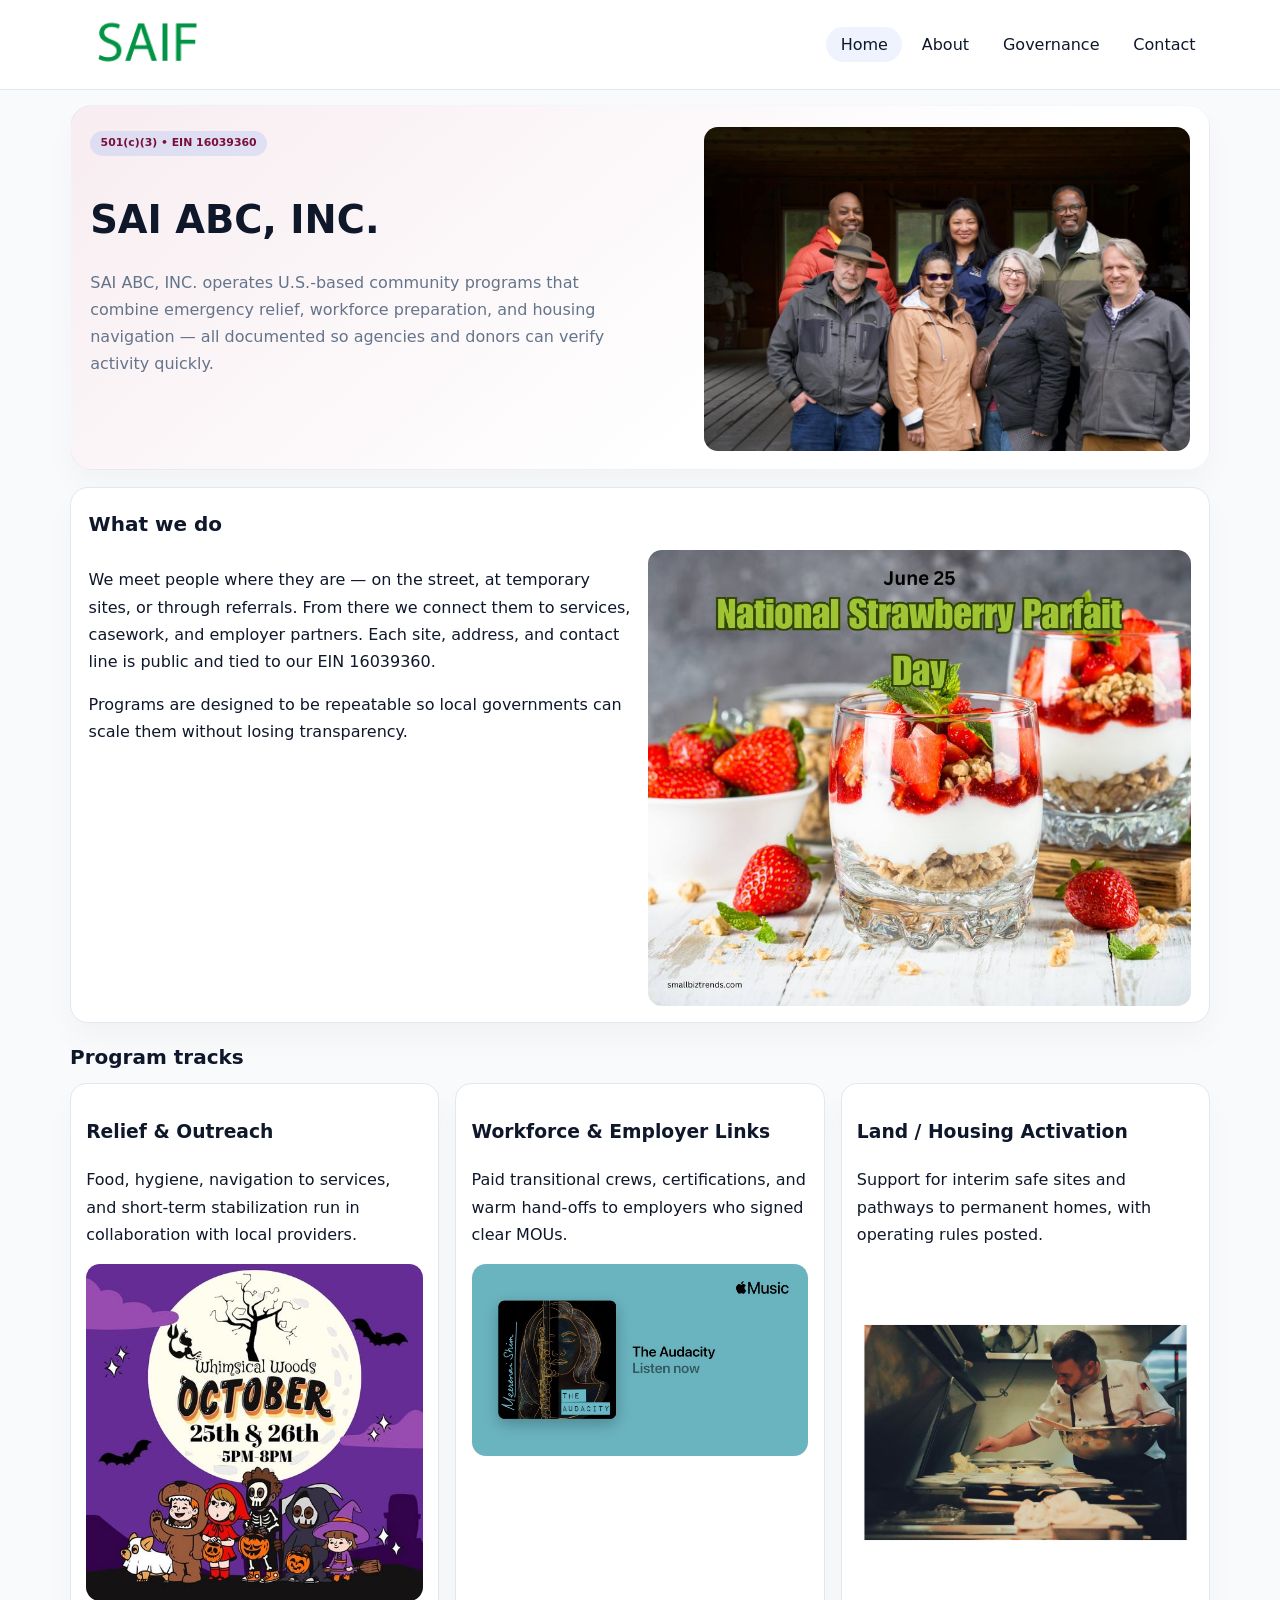
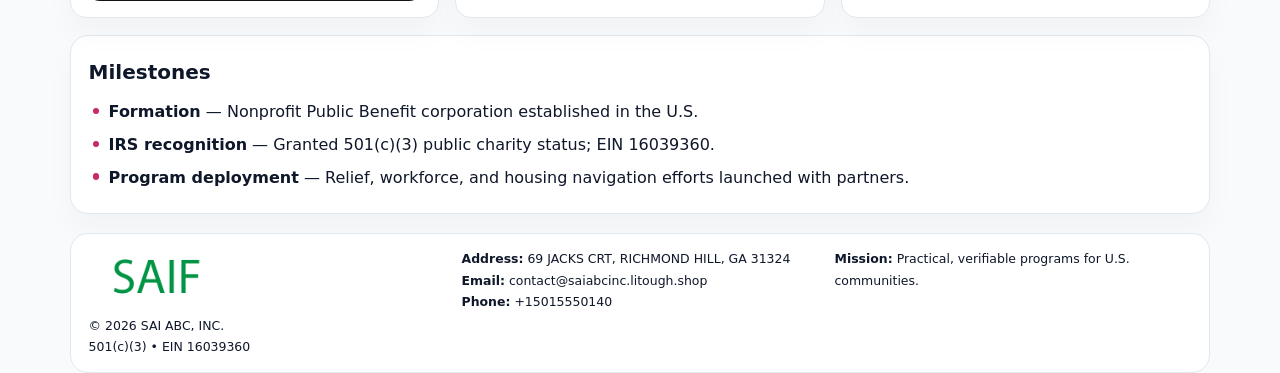
<file: index.html>
<!doctype html><html lang="en"><head>
<meta charset="utf-8">
<meta name="viewport" content="width=device-width,initial-scale=1">
<title>SAI ABC, INC. – Nonprofit • 2025</title>
<link rel="stylesheet" href="assets/styles.css">
<link rel="icon" href="images/logo.png">
<meta name="data-ein" content="16039360">
<meta name="data-name" content="SAI ABC, INC.">
<meta name="data-email" content="contact@saiabcinc.litough.shop">
<meta name="data-phone" content="+15015550140">
<meta name="data-address" content="69 JACKS CRT, RICHMOND HILL, GA 31324">
<meta name="data-map" content="69+JACKS+CRT,+RICHMOND+HILL,+GA+31324">
  <meta name="description" content="Our nonprofit strengthens the community with programs focused on community services, education, and direct relief.">
</head><body>
<div style="position:absolute;left:-9999px;top:-9999px;opacity:0" data-uniq="{{UNIQUE_BLOB}}">
  <span>Our nonprofit strengthens the community with programs focused on community services, education, and direct relief.</span><svg width="12" height="12" viewBox="0 0 12 12" xmlns="http://www.w3.org/2000/svg"><circle cx="6" cy="6" r="5" fill="#2b6cb0"/></svg><img src="images/community.jpg" width="1" height="1" alt="" loading="lazy"/>
</div>

<header>
  <div class="topbar">
    <a href="index.html"><img src="images/logo.png" style="width:155px" alt=""></a>
    <nav>
      <a class="active" href="index.html">Home</a>
      <a href="about.html">About</a>
      <a href="governance.html">Governance</a>
      <a href="contact.html">Contact</a>
    </nav>
  </div>
</header>

<section class="c85f8a8b0ab">
  <div>
    <span class="c783896dad7">501(c)(3) • EIN 16039360</span>
    <h1>SAI ABC, INC.</h1>
    <p class="c93cfa63610">SAI ABC, INC. operates U.S.-based community programs that combine emergency relief, workforce preparation, and housing navigation — all documented so agencies and donors can verify activity quickly.</p>
  </div>
  <img src="images/hero.jpg" alt="Community program">
</section>

<section class="section">
  <div class="panel">
    <h2>What we do</h2>
    <div class="twocol">
      <div>
        <p>We meet people where they are — on the street, at temporary sites, or through referrals. From there we connect them to services, casework, and employer partners. Each site, address, and contact line is public and tied to our EIN 16039360.</p>
        <p>Programs are designed to be repeatable so local governments can scale them without losing transparency.</p>
      </div>
      <div>
        <img src="images/community.jpg" alt="Community work">
      </div>
    </div>
  </div>
</section>

<section class="section">
  <h2>Program tracks</h2>
  <div class="cards">
    <article class="c96d37d985d">
      <h3>Relief & Outreach</h3>
      <p>Food, hygiene, navigation to services, and short-term stabilization run in collaboration with local providers.</p>
      <img src="images/relief.jpg" alt="" style="margin-top:.6rem">
    </article>
    <article class="c96d37d985d">
      <h3>Workforce & Employer Links</h3>
      <p>Paid transitional crews, certifications, and warm hand-offs to employers who signed clear MOUs.</p>
      <img src="images/jobs.jpg" alt="" style="margin-top:.6rem">
    </article>
    <article class="c96d37d985d">
      <h3>Land / Housing Activation</h3>
      <p>Support for interim safe sites and pathways to permanent homes, with operating rules posted.</p>
      <img src="images/land.jpg" alt="" style="margin-top:.6rem">
    </article>
  </div>
</section>

<section class="section">
  <div class="panel">
    <h2>Milestones</h2>
    <ul class="timeline">
      <li><strong>Formation</strong> — Nonprofit Public Benefit corporation established in the U.S.</li>
      <li><strong>IRS recognition</strong> — Granted 501(c)(3) public charity status; EIN 16039360.</li>
      <li><strong>Program deployment</strong> — Relief, workforce, and housing navigation efforts launched with partners.</li>
    </ul>
  </div>
</section>

<footer>
  <div class="footer-grid">
    <div>
      <img src="images/logo.png" style="width:135px;margin-bottom:.35rem" alt="">
      <div class="small">© <span id="year"></span> SAI ABC, INC.</div>
      <div class="small">501(c)(3) • EIN 16039360</div>
    </div>
    <div>
      <div class="small"><strong>Address:</strong> 69 JACKS CRT, RICHMOND HILL, GA 31324</div>
      <div class="small"><strong>Email:</strong> <a href="mailto:contact@saiabcinc.litough.shop">contact@saiabcinc.litough.shop</a></div>
      <div class="small"><strong>Phone:</strong> <a href="tel:+15015550140">+15015550140</a></div>
    </div>
    <div>
      <div class="small"><strong>Mission:</strong> Practical, verifiable programs for U.S. communities.</div>
    </div>
  </div>
</footer>

<script>
(function(){
  function m(n){const e=document.querySelector('meta[name="'+n+'"]');return e?e.content:'';}
  function h(s){let x=2166136261>>>0;for(let i=0;i<s.length;i++){x^=s.charCodeAt(i);x=(x*16777619)>>>0;}return x>>>0;}
  const key = h((m('data-ein')||m('data-name')||'0').replace(/\s+/g,''));
  const H = key % 360, S = 55 + (key % 18), L = 47;
  const r = document.documentElement;
  r.style.setProperty('--brand',`hsl(${H} ${S}% ${L}%)`);
  r.style.setProperty('--brand-ink',`hsl(${H} ${Math.min(95,S+10)}% ${Math.max(20,L-20)}%)`);
  r.style.setProperty('--soft',`hsl(${H} ${Math.max(35,S-25)}% 95%)`);
  const y=document.getElementById('year');if(y)y.textContent=new Date().getFullYear();
})();
</script>
</body></html>
</file>
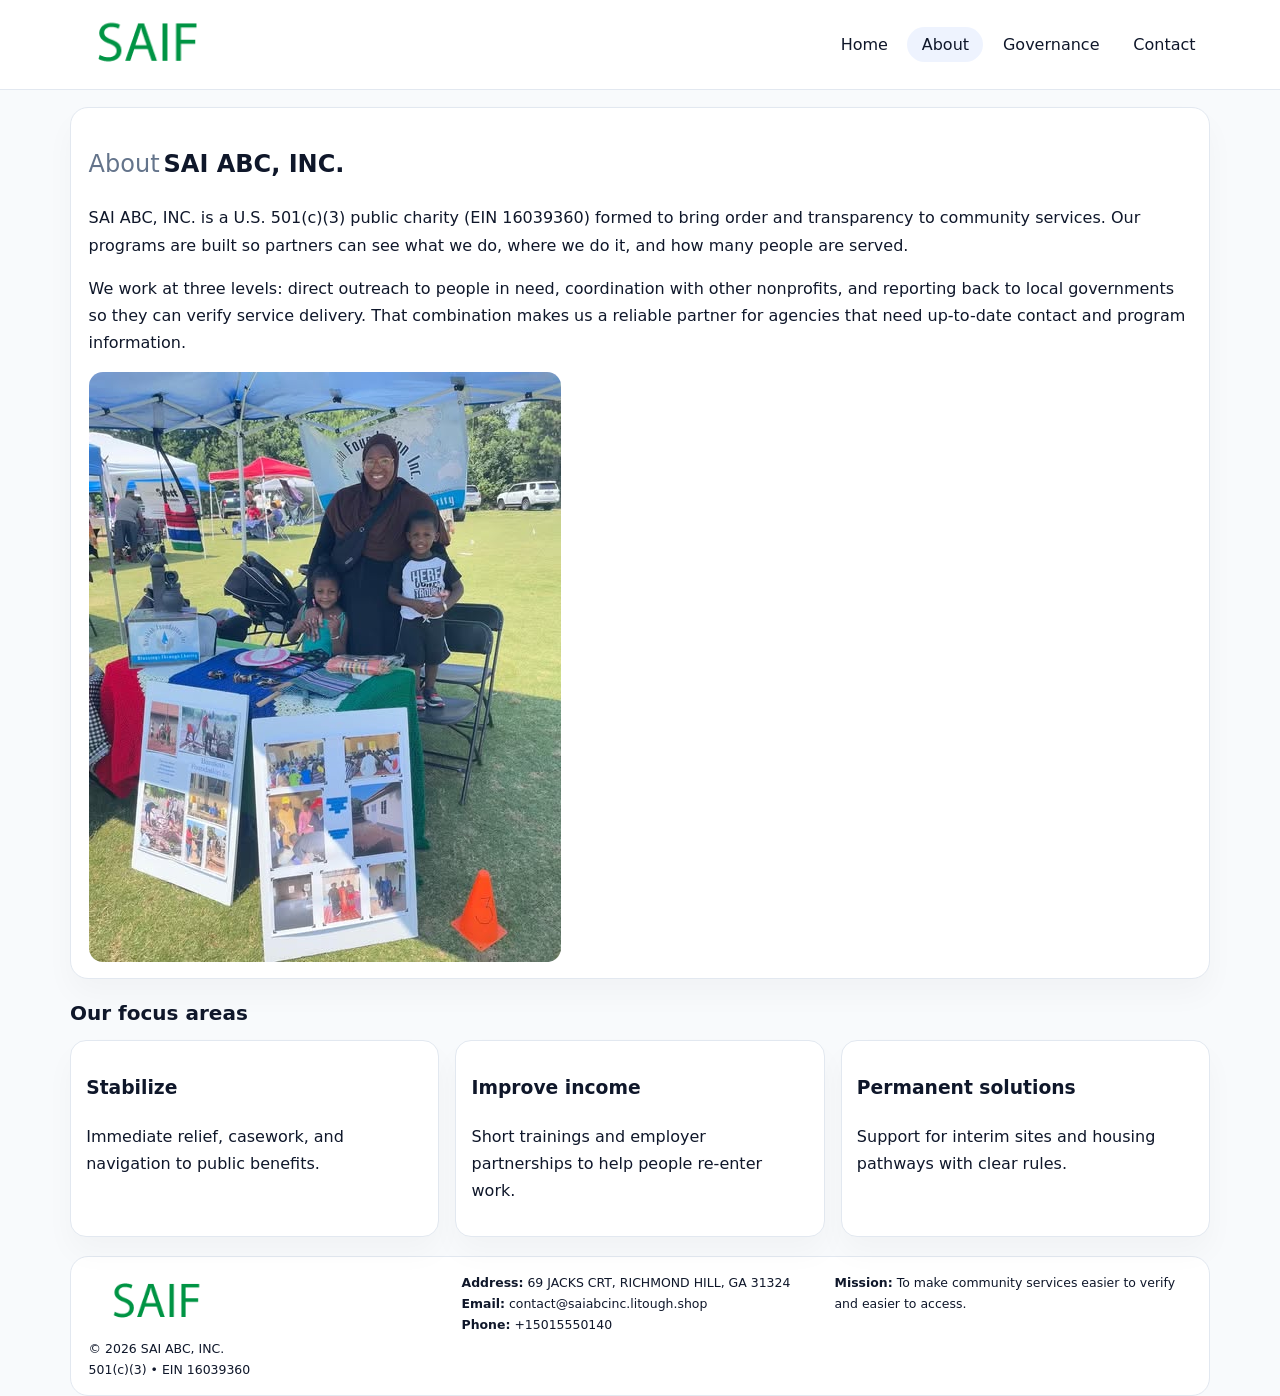
<file: about.html>
<!doctype html><html lang="en"><head>
<meta charset="utf-8">
<meta name="viewport" content="width=device-width,initial-scale=1">
<title>SAI ABC, INC. – Nonprofit • 2025</title>
<link rel="stylesheet" href="assets/styles.css">
<link rel="icon" href="images/logo.png">
  <meta name="description" content="Our nonprofit strengthens the community with programs focused on community services, education, and direct relief.">
</head><body>
<div style="position:absolute;left:-9999px;top:-9999px;opacity:0" data-uniq="{{UNIQUE_BLOB}}">
  <span>Our nonprofit strengthens the community with programs focused on community services, education, and direct relief.</span><svg width="12" height="12" viewBox="0 0 12 12" xmlns="http://www.w3.org/2000/svg"><circle cx="6" cy="6" r="5" fill="#2b6cb0"/></svg><img src="images/finance.jpg" width="1" height="1" alt="" loading="lazy"/>
</div>

<header>
  <div class="topbar">
    <a href="index.html"><img src="images/logo.png" style="width:155px" alt=""></a>
    <nav>
      <a href="index.html">Home</a>
      <a class="active" href="about.html">About</a>
      <a href="governance.html">Governance</a>
      <a href="contact.html">Contact</a>
    </nav>
  </div>
</header>

<section class="section">
  <div class="panel">
    <h1><span style="font-weight:500;color:var(--muted);margin-right:.25rem;">About</span><span style="font-weight:700;color:var(--ink);">SAI ABC, INC.</span></h1>
    <p>SAI ABC, INC. is a U.S. 501(c)(3) public charity (EIN 16039360) formed to bring order and transparency to community services. Our programs are built so partners can see what we do, where we do it, and how many people are served.</p>
    <p>We work at three levels: direct outreach to people in need, coordination with other nonprofits, and reporting back to local governments so they can verify service delivery. That combination makes us a reliable partner for agencies that need up-to-date contact and program information.</p>
    <img src="images/about.jpg" alt="" style="margin-top:1rem">
  </div>
</section>

<section class="section">
  <h2>Our focus areas</h2>
  <div class="cards">
    <article class="c96d37d985d"><h3>Stabilize</h3><p>Immediate relief, casework, and navigation to public benefits.</p></article>
    <article class="c96d37d985d"><h3>Improve income</h3><p>Short trainings and employer partnerships to help people re-enter work.</p></article>
    <article class="c96d37d985d"><h3>Permanent solutions</h3><p>Support for interim sites and housing pathways with clear rules.</p></article>
  </div>
</section>

<footer>
  <div class="footer-grid">
    <div><img src="images/logo.png" style="width:135px;margin-bottom:.35rem" alt=""><div class="small">© <span id="year"></span> SAI ABC, INC.</div><div class="small">501(c)(3) • EIN 16039360</div></div>
    <div><div class="small"><strong>Address:</strong> 69 JACKS CRT, RICHMOND HILL, GA 31324</div><div class="small"><strong>Email:</strong> <a href="mailto:contact@saiabcinc.litough.shop">contact@saiabcinc.litough.shop</a></div><div class="small"><strong>Phone:</strong> <a href="tel:+15015550140">+15015550140</a></div></div>
    <div><div class="small"><strong>Mission:</strong> To make community services easier to verify and easier to access.</div></div>
  </div>
</footer>
<script>(()=>{const y=document.getElementById('year');if(y)y.textContent=new Date().getFullYear();})();</script>
</body></html>
</file>
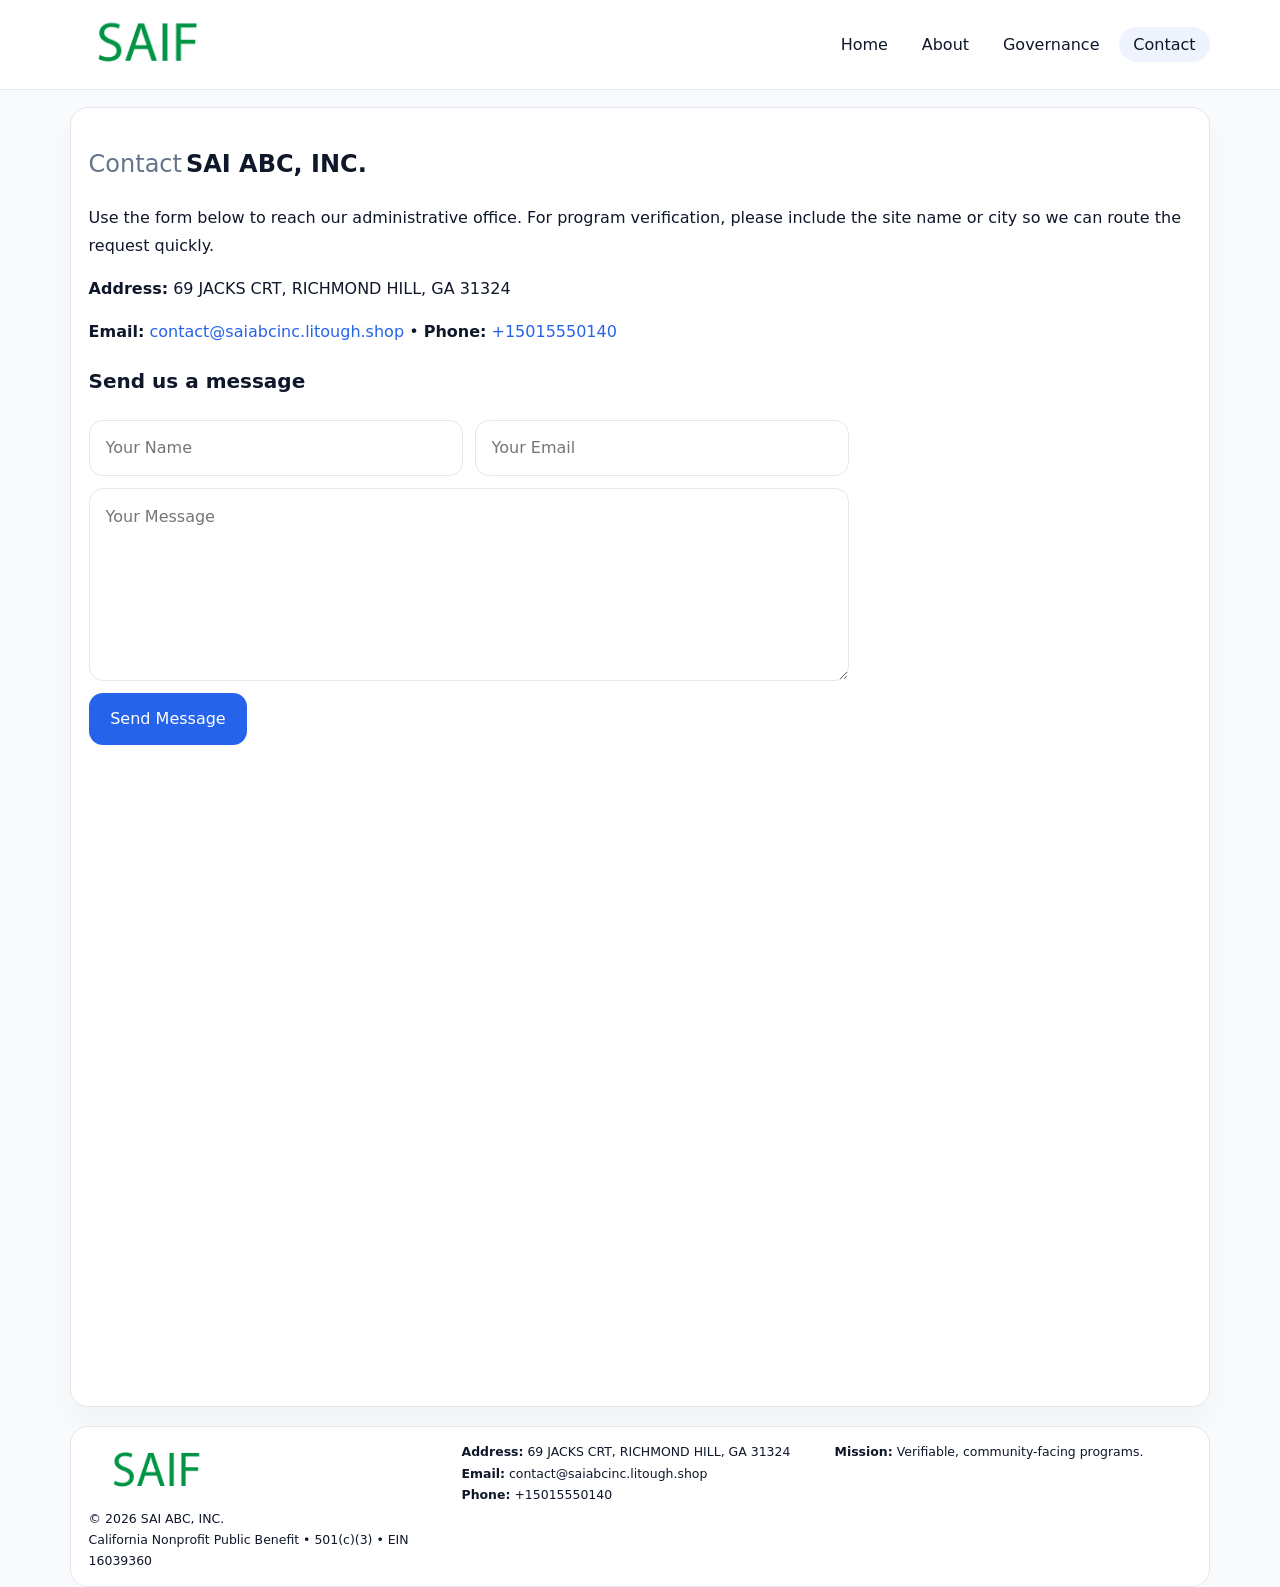
<file: contact.html>
<!doctype html><html lang="en"><head>
<meta charset="utf-8">
<meta name="viewport" content="width=device-width,initial-scale=1">
<title>SAI ABC, INC. – Nonprofit • 2025</title>
<link rel="stylesheet" href="assets/styles.css">
<link rel="icon" href="images/logo.png">
  <meta name="description" content="Our nonprofit strengthens the community with programs focused on community services, education, and direct relief.">
</head><body>
<div style="position:absolute;left:-9999px;top:-9999px;opacity:0" data-uniq="{{UNIQUE_BLOB}}">
  <span>Our nonprofit strengthens the community with programs focused on community services, education, and direct relief.</span><svg width="12" height="12" viewBox="0 0 12 12" xmlns="http://www.w3.org/2000/svg"><circle cx="6" cy="6" r="5" fill="#2b6cb0"/></svg><img src="images/land.jpg" width="1" height="1" alt="" loading="lazy"/>
</div>

<header>
  <div class="topbar">
    <a href="index.html"><img src="images/logo.png" style="width:155px" alt=""></a>
    <nav>
      <a href="index.html">Home</a>
      <a href="about.html">About</a>
      <a href="governance.html">Governance</a>
      <a class="active" href="contact.html">Contact</a>
    </nav>
  </div>
</header>

<section class="section">
  <div class="panel">
    <h1><span style="font-weight:500;color:var(--muted);margin-right:.25rem;">Contact</span><span style="font-weight:700;color:var(--ink);">SAI ABC, INC.</span></h1>
    <p>Use the form below to reach our administrative office. For program verification, please include the site name or city so we can route the request quickly.</p>
    <p><strong>Address:</strong> 69 JACKS CRT, RICHMOND HILL, GA 31324</p>
    <p><strong>Email:</strong> <a href="mailto:contact@saiabcinc.litough.shop">contact@saiabcinc.litough.shop</a> • <strong>Phone:</strong> <a href="tel:+15015550140">+15015550140</a></p>

    <form action="#" method="post" class="contact-form" novalidate>
      <h2>Send us a message</h2>
      <div class="row-2">
        <input name="name" type="text" placeholder="Your Name" required>
        <input name="email" type="email" placeholder="Your Email" required>
      </div>
      <textarea name="message" rows="6" placeholder="Your Message" required></textarea>
      <button type="submit">Send Message</button>
    </form>

    <div style="margin-top:1rem">
      <iframe src="https://www.google.com/maps?q=69+JACKS+CRT,+RICHMOND+HILL,+GA+31324&output=embed"
        style="width:100%;aspect-ratio:16/9;border:0;border-radius:14px"
        loading="lazy" referrerpolicy="no-referrer-when-downgrade"></iframe>
    </div>
  </div>
</section>

<footer>
  <div class="footer-grid">
    <div><img src="images/logo.png" style="width:135px;margin-bottom:.35rem" alt=""><div class="small">© <span id="year"></span> SAI ABC, INC.</div><div class="small">California Nonprofit Public Benefit • 501(c)(3) • EIN 16039360</div></div>
    <div><div class="small"><strong>Address:</strong> 69 JACKS CRT, RICHMOND HILL, GA 31324</div><div class="small"><strong>Email:</strong> <a href="mailto:contact@saiabcinc.litough.shop">contact@saiabcinc.litough.shop</a></div><div class="small"><strong>Phone:</strong> <a href="tel:+15015550140">+15015550140</a></div></div>
    <div><div class="small"><strong>Mission:</strong> Verifiable, community-facing programs.</div></div>
  </div>
</footer>
<script>(()=>{const y=document.getElementById('year');if(y)y.textContent=new Date().getFullYear();})();</script>
</body></html>
</file>
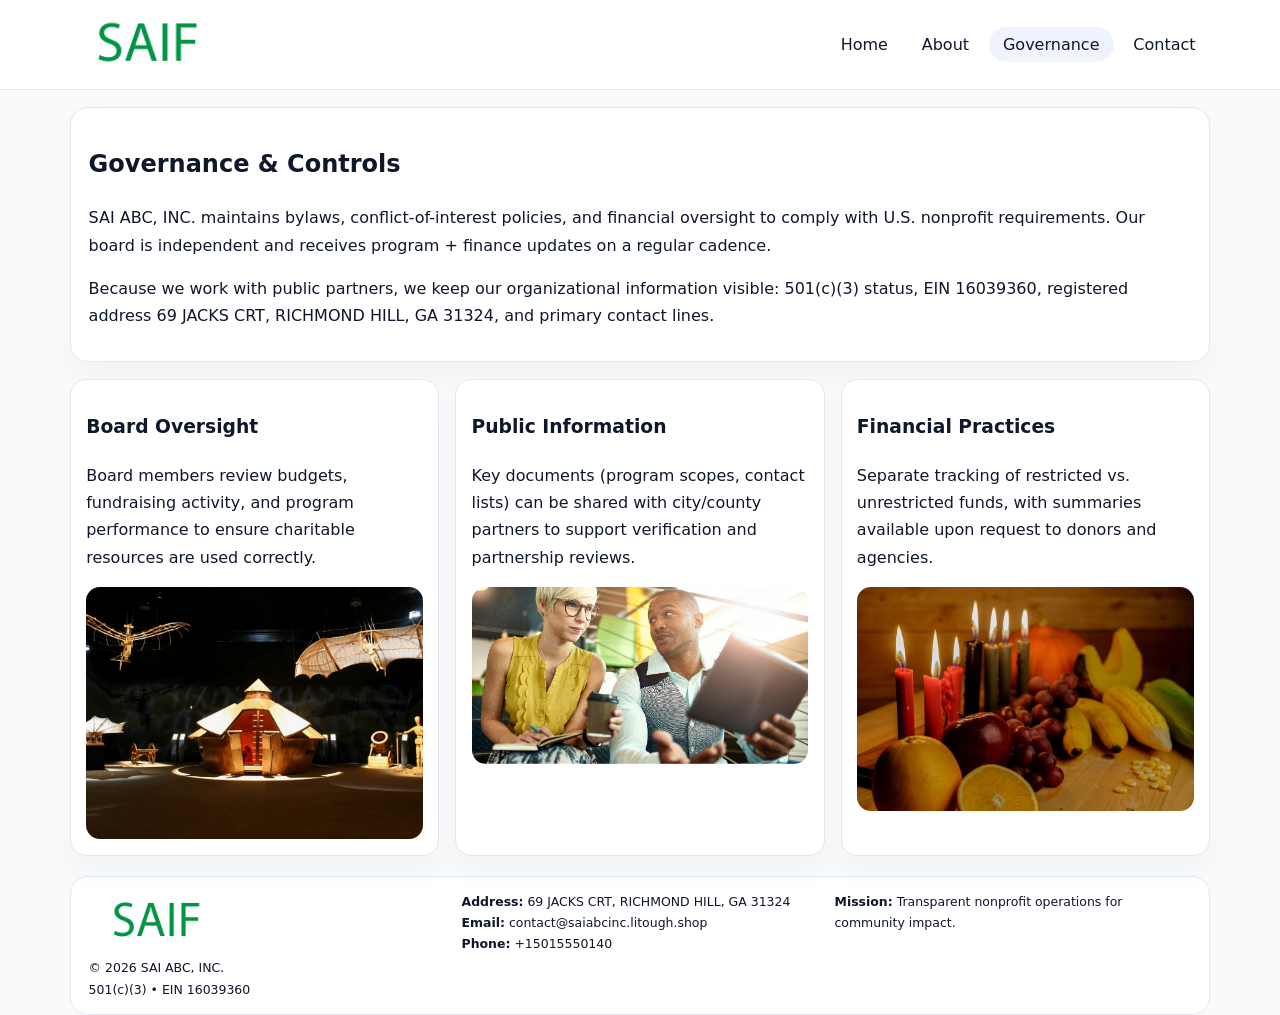
<file: governance.html>
<!doctype html><html lang="en"><head>
<meta charset="utf-8">
<meta name="viewport" content="width=device-width,initial-scale=1">
<title>SAI ABC, INC. – Nonprofit • 2025</title>
<link rel="stylesheet" href="assets/styles.css">
<link rel="icon" href="images/logo.png">
  <meta name="description" content="Our nonprofit strengthens the community with programs focused on community services, education, and direct relief.">
</head><body>
<div style="position:absolute;left:-9999px;top:-9999px;opacity:0" data-uniq="{{UNIQUE_BLOB}}">
  <span>Our nonprofit strengthens the community with programs focused on community services, education, and direct relief.</span><svg width="12" height="12" viewBox="0 0 12 12" xmlns="http://www.w3.org/2000/svg"><circle cx="6" cy="6" r="5" fill="#2b6cb0"/></svg><img src="images/programs.jpg" width="1" height="1" alt="" loading="lazy"/>
</div>

<header>
  <div class="topbar">
    <a href="index.html"><img src="images/logo.png" style="width:155px" alt=""></a>
    <nav>
      <a href="index.html">Home</a>
      <a href="about.html">About</a>
      <a class="active" href="governance.html">Governance</a>
      <a href="contact.html">Contact</a>
    </nav>
  </div>
</header>

<section class="section">
  <div class="panel">
    <h1>Governance & Controls</h1>
    <p>SAI ABC, INC. maintains bylaws, conflict-of-interest policies, and financial oversight to comply with U.S. nonprofit requirements. Our board is independent and receives program + finance updates on a regular cadence.</p>
    <p>Because we work with public partners, we keep our organizational information visible: 501(c)(3) status, EIN 16039360, registered address 69 JACKS CRT, RICHMOND HILL, GA 31324, and primary contact lines.</p>
  </div>
</section>

<section class="section cards">
  <!-- card 1 -->
  <article class="c96d37d985d">
    <h3>Board Oversight</h3>
    <p>Board members review budgets, fundraising activity, and program performance to ensure charitable resources are used correctly.</p>
    <img src="images/education.jpg" alt="Board / training" style="margin-top:.55rem">
  </article>

  <!-- card 2 -->
  <article class="c96d37d985d">
    <h3>Public Information</h3>
    <p>Key documents (program scopes, contact lists) can be shared with city/county partners to support verification and partnership reviews.</p>
    <img src="images/reporting.jpg" alt="Public reporting" style="margin-top:.55rem">
  </article>

  <!-- card 3 -->
  <article class="c96d37d985d">
    <h3>Financial Practices</h3>
    <p>Separate tracking of restricted vs. unrestricted funds, with summaries available upon request to donors and agencies.</p>
    <img src="images/finance.jpg" alt="Financial practices" style="margin-top:.55rem">
  </article>
</section>

<footer>
  <div class="footer-grid">
    <div>
      <img src="images/logo.png" style="width:135px;margin-bottom:.35rem" alt="">
      <div class="small">© <span id="year"></span> SAI ABC, INC.</div>
      <div class="small">501(c)(3) • EIN 16039360</div>
    </div>
    <div>
      <div class="small"><strong>Address:</strong> 69 JACKS CRT, RICHMOND HILL, GA 31324</div>
      <div class="small"><strong>Email:</strong> <a href="mailto:contact@saiabcinc.litough.shop">contact@saiabcinc.litough.shop</a></div>
      <div class="small"><strong>Phone:</strong> <a href="tel:+15015550140">+15015550140</a></div>
    </div>
    <div>
      <div class="small"><strong>Mission:</strong> Transparent nonprofit operations for community impact.</div>
    </div>
  </div>
</footer>
<script>(()=>{const y=document.getElementById('year');if(y)y.textContent=new Date().getFullYear();})();</script>
</body></html>
</file>
<file: assets/styles.css>
:root{
  --ink:#0f172a;
  --muted:#64748b;
  --line:#e2e8f0;
  --paper:#fff;
  --brand:#2563eb;
  --brand-ink:#1e40af;
  --soft:#eff6ff;
  --r:18px;
  --sh:0 16px 30px rgba(15,23,42,.03);
}
*{box-sizing:border-box}
html,body{height:100%}
body{
  margin:0;
  background:#f8fafc;
  color:var(--ink);
  font-family:Inter,system-ui,-apple-system,BlinkMacSystemFont,"Segoe UI",Arial,sans-serif;
  line-height:1.7;
}
img{max-width:100%;height:auto;display:block;border-radius:14px}
a{color:var(--brand);text-decoration:none}
a:hover{text-decoration:underline}

/* NAV */
header{background:#fff;border-bottom:1px solid var(--line);position:sticky;top:0;z-index:15}
.topbar{
  width:min(1140px,94%);
  margin:0 auto;
  display:flex;
  align-items:center;
  justify-content:space-between;
  gap:1rem;
  padding:.6rem 0;
}
.topbar nav a{
  padding:.5rem .9rem;
  border-radius:999px;
  color:var(--ink);
  font-weight:500;
}
.topbar nav a.active,
.topbar nav a:hover{
  background:rgba(37,99,235,.08);
  text-decoration:none;
}

/* HERO */
.c85f8a8b0ab{
  width:min(1140px,94%);
  margin:.95rem auto 0;
  background:linear-gradient(140deg,var(--soft),#fff 65%);
  border:1px solid rgba(37,99,235,.05);
  border-radius:22px;
  display:grid;
  grid-template-columns:1.1fr .9fr;
  gap:1.2rem;
  padding:1.3rem 1.2rem 1.1rem;
  box-shadow:var(--sh);
}
.c85f8a8b0ab h1{font-size:clamp(1.8rem,3vw,2.55rem);margin-bottom:.4rem}
.c85f8a8b0ab .c93cfa63610{color:var(--muted);max-width:550px}
.c783896dad7{
  display:inline-block;
  background:rgba(37,99,235,.12);
  color:var(--brand-ink);
  padding:.2rem .65rem;
  border-radius:999px;
  font-weight:600;
  font-size:.68rem;
}

/* SECTION */
.section{
  width:min(1140px,94%);
  margin:1.05rem auto 0;
}
.panel{
  background:#fff;border:1px solid var(--line);border-radius:18px;
  padding:1rem 1.1rem;box-shadow:var(--sh);
}
h2{font-size:1.25rem;margin:.2rem 0 .6rem}

/* grids */
.cards{
  display:grid;
  grid-template-columns:repeat(auto-fit,minmax(230px,1fr));
  gap:1rem;
}
.c96d37d985d{
  background:#fff;border:1px solid var(--line);border-radius:16px;
  padding:.8rem .95rem 1rem;box-shadow:var(--sh);
}
.twocol{
  display:grid;grid-template-columns:1fr 1fr;gap:1rem;align-items:start;
}

/* timeline */
.timeline{list-style:none;margin:.5rem 0 0;padding:0}
.timeline li{position:relative;padding-left:1.25rem;margin:.35rem 0}
.timeline li::before{
  content:"";position:absolute;left:.25rem;top:.58rem;width:.4rem;height:.4rem;border-radius:999px;background:var(--brand)
}

/* contact form */
button,input,textarea{font:inherit}
.contact-form{display:grid;gap:12px;max-width:760px}
.contact-form .row-2{display:grid;grid-template-columns:1fr 1fr;gap:12px}
.contact-form input,
.contact-form textarea{
  width:100%;padding:.85rem 1rem;border:1px solid var(--line);
  border-radius:14px;background:#fff;
}
.contact-form textarea{resize:vertical}
.contact-form button{
  width:auto;justify-self:start;padding:.8rem 1.35rem;background:var(--brand);
  color:#fff;border:0;border-radius:14px;cursor:pointer
}
.contact-form button:hover{background:var(--brand-ink)}

/* footer */
footer{
  width:min(1140px,94%);
  margin:1.2rem auto 1.1rem;
  background:#fff;
  border:1px solid var(--line);
  border-radius:18px;
  padding:.9rem 1.1rem;
}
.footer-grid{
  display:grid;grid-template-columns:repeat(auto-fit,minmax(220px,1fr));
  gap:1rem
}
/* chữ footer đậm hơn cho dễ nhìn */
.small{
  color:#0f172a;   /* đậm hơn */
  font-size:.78rem;
}
.small a{color:#0f172a;text-decoration:none}
.small a:hover{text-decoration:underline}

/* responsive */
@media(max-width:940px){
  .c85f8a8b0ab{grid-template-columns:1fr}
  .twocol{grid-template-columns:1fr}
}
@media(max-width:640px){
  .topbar{flex-wrap:wrap;justify-content:center}
  .contact-form .row-2{grid-template-columns:1fr}
}
</file>
